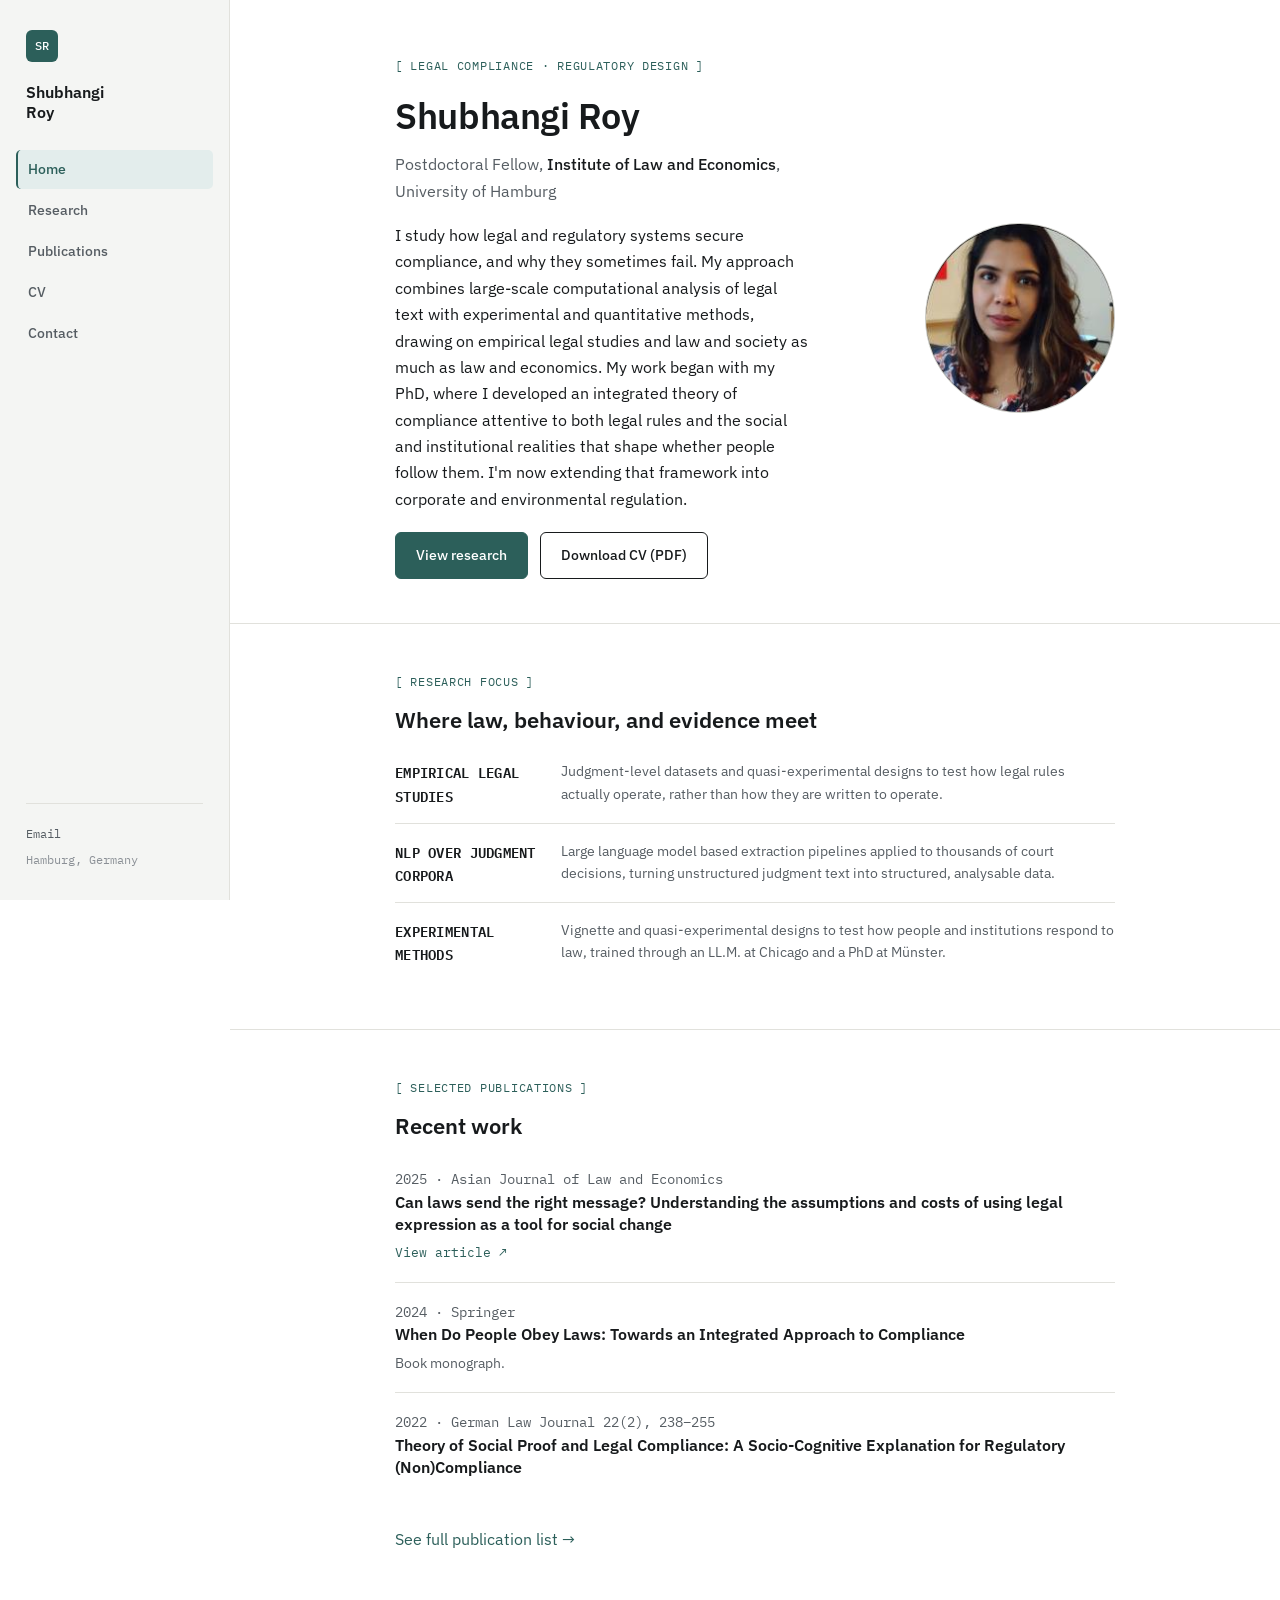
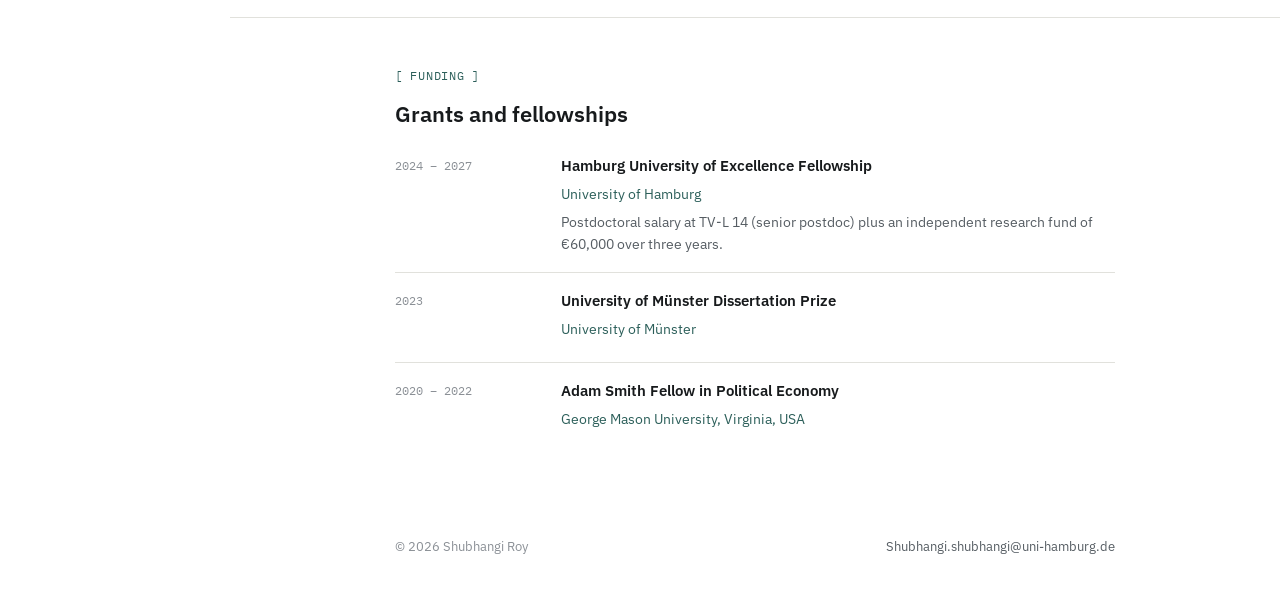
<file: index.html>
<!DOCTYPE html>
<html lang="en">
<head>
<meta charset="UTF-8">
<meta name="viewport" content="width=device-width, initial-scale=1.0">
<title>Shubhangi Roy — Legal Compliance and Regulatory Design</title>
<meta name="description" content="Shubhangi Roy is a postdoctoral fellow at the Institute of Law and Economics, University of Hamburg, working on legal compliance, regulatory design, environmental law, and computational text analysis.">
<link rel="stylesheet" href="style.css">
</head>
<body>
<div class="shell">

  <aside class="sidebar">
    <a class="brand" href="index.html">
      <span class="brand-mark">SR</span>
    </a>
    <p class="brand-name">Shubhangi<br>Roy</p>
    <nav>
      <ul>
        <li><a href="index.html" class="active">Home</a></li>
        <li><a href="research.html">Research</a></li>
        <li><a href="publications.html">Publications</a></li>
        <li><a href="cv.html">CV</a></li>
        <li><a href="contact.html">Contact</a></li>
      </ul>
    </nav>
    <div class="sidebar-contact">
      <a href="mailto:Shubhangi.shubhangi@uni-hamburg.de">Email</a>
      <span>Hamburg, Germany</span>
    </div>
  </aside>

  <main class="main">

<section class="hero">
  <div class="wrap hero-grid">
    <div>
      <p class="eyebrow">Legal compliance · Regulatory design</p>
      <h1>Shubhangi Roy</h1>
      <p class="role">Postdoctoral Fellow, <strong>Institute of Law and Economics</strong>, University of Hamburg</p>
      <p class="bio">I study how legal and regulatory systems secure compliance, and why they sometimes fail. My approach combines large-scale computational analysis of legal text with experimental and quantitative methods, drawing on empirical legal studies and law and society as much as law and economics. My work began with my PhD, where I developed an integrated theory of compliance attentive to both legal rules and the social and institutional realities that shape whether people follow them. I'm now extending that framework into corporate and environmental regulation.</p>
      <div class="btnrow">
        <a class="btn primary" href="research.html">View research</a>
        <a class="btn" href="Shubhangi_Roy_CV.pdf">Download CV (PDF)</a>
      </div>
    </div>
    <div class="photo-frame">
      <img src="photo.png" alt="Portrait of Shubhangi Roy">
    </div>
  </div>
</section>

<section class="block">
  <div class="wrap">
    <p class="eyebrow">Research focus</p>
    <h2>Where law, behaviour, and evidence meet</h2>
    <div class="pillars">
      <div class="pillar">
        <h3>Empirical legal studies</h3>
        <p>Judgment-level datasets and quasi-experimental designs to test how legal rules actually operate, rather than how they are written to operate.</p>
      </div>
      <div class="pillar">
        <h3>NLP over judgment corpora</h3>
        <p>Large language model based extraction pipelines applied to thousands of court decisions, turning unstructured judgment text into structured, analysable data.</p>
      </div>
      <div class="pillar">
        <h3>Experimental methods</h3>
        <p>Vignette and quasi-experimental designs to test how people and institutions respond to law, trained through an LL.M. at Chicago and a PhD at Münster.</p>
      </div>
    </div>
  </div>
</section>

<section class="block">
  <div class="wrap">
    <p class="eyebrow">Selected publications</p>
    <h2>Recent work</h2>
    <div class="entry">
      <p class="entry-meta">2025 · Asian Journal of Law and Economics</p>
      <h3>Can laws send the right message? Understanding the assumptions and costs of using legal expression as a tool for social change</h3>
      <p><a class="doi" href="https://www.degruyter.com/document/doi/10.1515/ajle-2024-0102/html">View article ↗</a></p>
    </div>
    <div class="entry">
      <p class="entry-meta">2024 · Springer</p>
      <h3>When Do People Obey Laws: Towards an Integrated Approach to Compliance</h3>
      <p>Book monograph.</p>
    </div>
    <div class="entry">
      <p class="entry-meta">2022 · German Law Journal 22(2), 238–255</p>
      <h3>Theory of Social Proof and Legal Compliance: A Socio-Cognitive Explanation for Regulatory (Non)Compliance</h3>
    </div>
    <p style="margin-top:24px;"><a href="publications.html">See full publication list →</a></p>
  </div>
</section>

<section class="block">
  <div class="wrap">
    <p class="eyebrow">Funding</p>
    <h2>Grants and fellowships</h2>
    <div class="cv-item">
      <div class="when">2024 – 2027</div>
      <div>
        <h3>Hamburg University of Excellence Fellowship</h3>
        <p class="org">University of Hamburg</p>
        <p>Postdoctoral salary at TV-L 14 (senior postdoc) plus an independent research fund of €60,000 over three years.</p>
      </div>
    </div>
    <div class="cv-item">
      <div class="when">2023</div>
      <div>
        <h3>University of Münster Dissertation Prize</h3>
        <p class="org">University of Münster</p>
      </div>
    </div>
    <div class="cv-item">
      <div class="when">2020 – 2022</div>
      <div>
        <h3>Adam Smith Fellow in Political Economy</h3>
        <p class="org">George Mason University, Virginia, USA</p>
      </div>
    </div>
  </div>
</section>

    <footer>
      <div class="wrap">
        <span>© 2026 Shubhangi Roy</span>
    <span><a href="mailto:Shubhangi.shubhangi@uni-hamburg.de">Shubhangi.shubhangi@uni-hamburg.de</a></span>
      </div>
    </footer>

  </main>
</div>
</body>
</html>
</file>
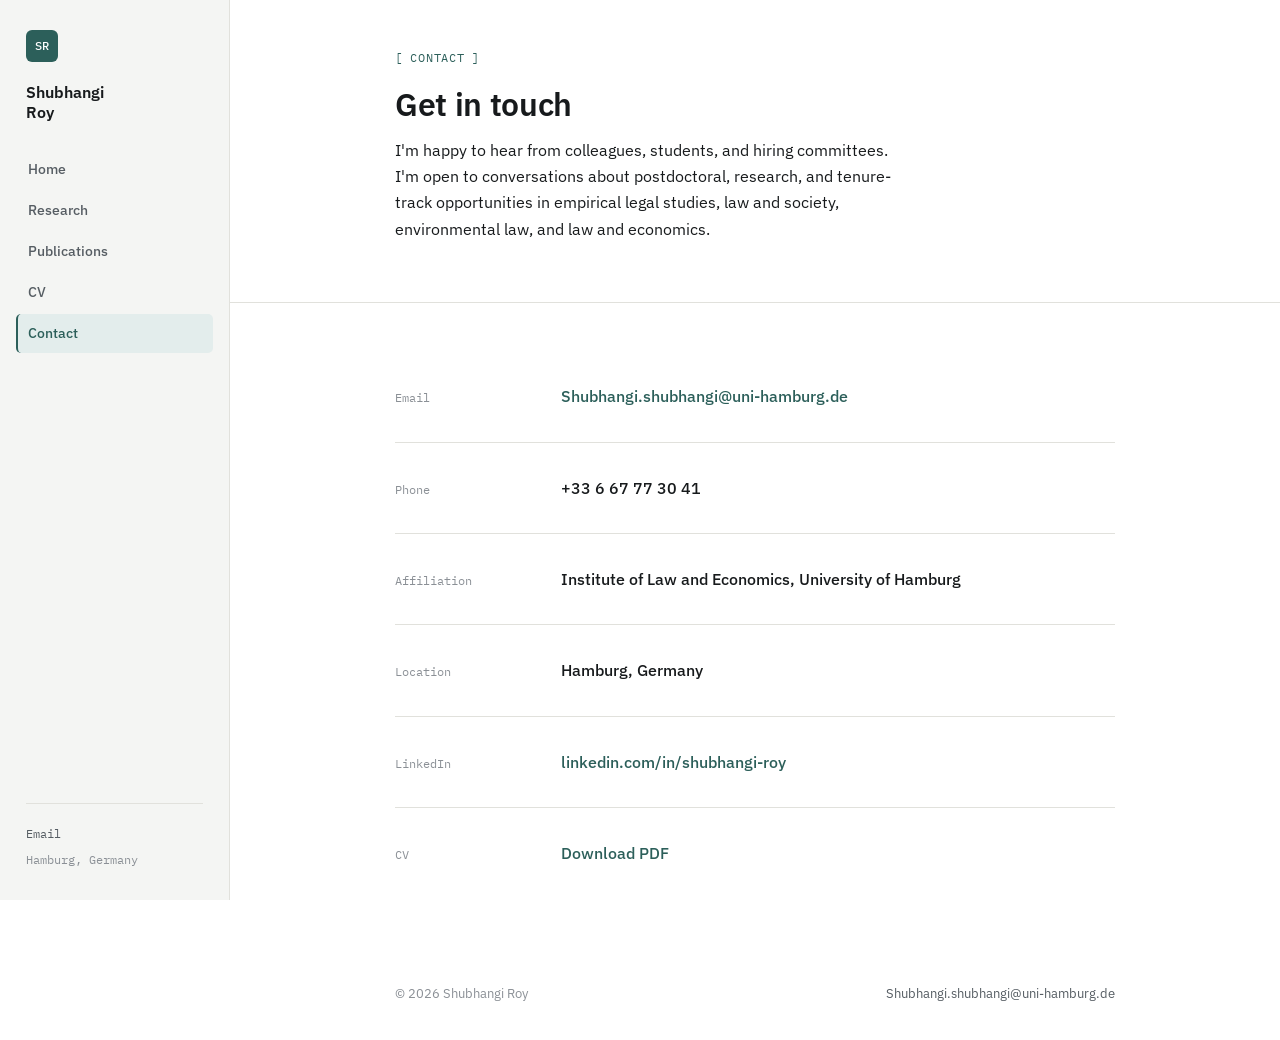
<file: contact.html>
<!DOCTYPE html>
<html lang="en">
<head>
<meta charset="UTF-8">
<meta name="viewport" content="width=device-width, initial-scale=1.0">
<title>Contact — Shubhangi Roy</title>
<meta name="description" content="Get in touch with Shubhangi Roy, postdoctoral fellow at the Institute of Law and Economics, University of Hamburg.">
<link rel="stylesheet" href="style.css">
</head>
<body>
<div class="shell">

  <aside class="sidebar">
    <a class="brand" href="index.html">
      <span class="brand-mark">SR</span>
    </a>
    <p class="brand-name">Shubhangi<br>Roy</p>
    <nav>
      <ul>
        <li><a href="index.html">Home</a></li>
        <li><a href="research.html">Research</a></li>
        <li><a href="publications.html">Publications</a></li>
        <li><a href="cv.html">CV</a></li>
        <li><a href="contact.html" class="active">Contact</a></li>
      </ul>
    </nav>
    <div class="sidebar-contact">
      <a href="mailto:Shubhangi.shubhangi@uni-hamburg.de">Email</a>
      <span>Hamburg, Germany</span>
    </div>
  </aside>

  <main class="main">

<section class="hero" style="padding:48px 0 40px;">
  <div class="wrap">
    <p class="eyebrow">Contact</p>
    <h1 style="font-size:32px;">Get in touch</h1>
    <p class="bio">I'm happy to hear from colleagues, students, and hiring committees. I'm open to conversations about postdoctoral, research, and tenure-track opportunities in empirical legal studies, law and society, environmental law, and law and economics.</p>
  </div>
</section>

<section class="block">
  <div class="wrap">
    <div class="contact-grid">
      <div class="contact-card">
        <p class="label">Email</p>
        <p class="value"><a href="mailto:Shubhangi.shubhangi@uni-hamburg.de">Shubhangi.shubhangi@uni-hamburg.de</a></p>
      </div>
      <div class="contact-card">
        <p class="label">Phone</p>
        <p class="value">+33 6 67 77 30 41</p>
      </div>
      <div class="contact-card">
        <p class="label">Affiliation</p>
        <p class="value">Institute of Law and Economics, University of Hamburg</p>
      </div>
      <div class="contact-card">
        <p class="label">Location</p>
        <p class="value">Hamburg, Germany</p>
      </div>
      <div class="contact-card">
        <p class="label">LinkedIn</p>
        <p class="value"><a href="https://www.linkedin.com/in/shubhangi-roy-784a681b6/">linkedin.com/in/shubhangi-roy</a></p>
      </div>
      <div class="contact-card">
        <p class="label">CV</p>
        <p class="value"><a href="Shubhangi_Roy_CV.pdf">Download PDF</a></p>
      </div>
    </div>
  </div>
</section>

    <footer>
      <div class="wrap">
        <span>© 2026 Shubhangi Roy</span>
    <span><a href="mailto:Shubhangi.shubhangi@uni-hamburg.de">Shubhangi.shubhangi@uni-hamburg.de</a></span>
      </div>
    </footer>

  </main>
</div>
</body>
</html>
</file>
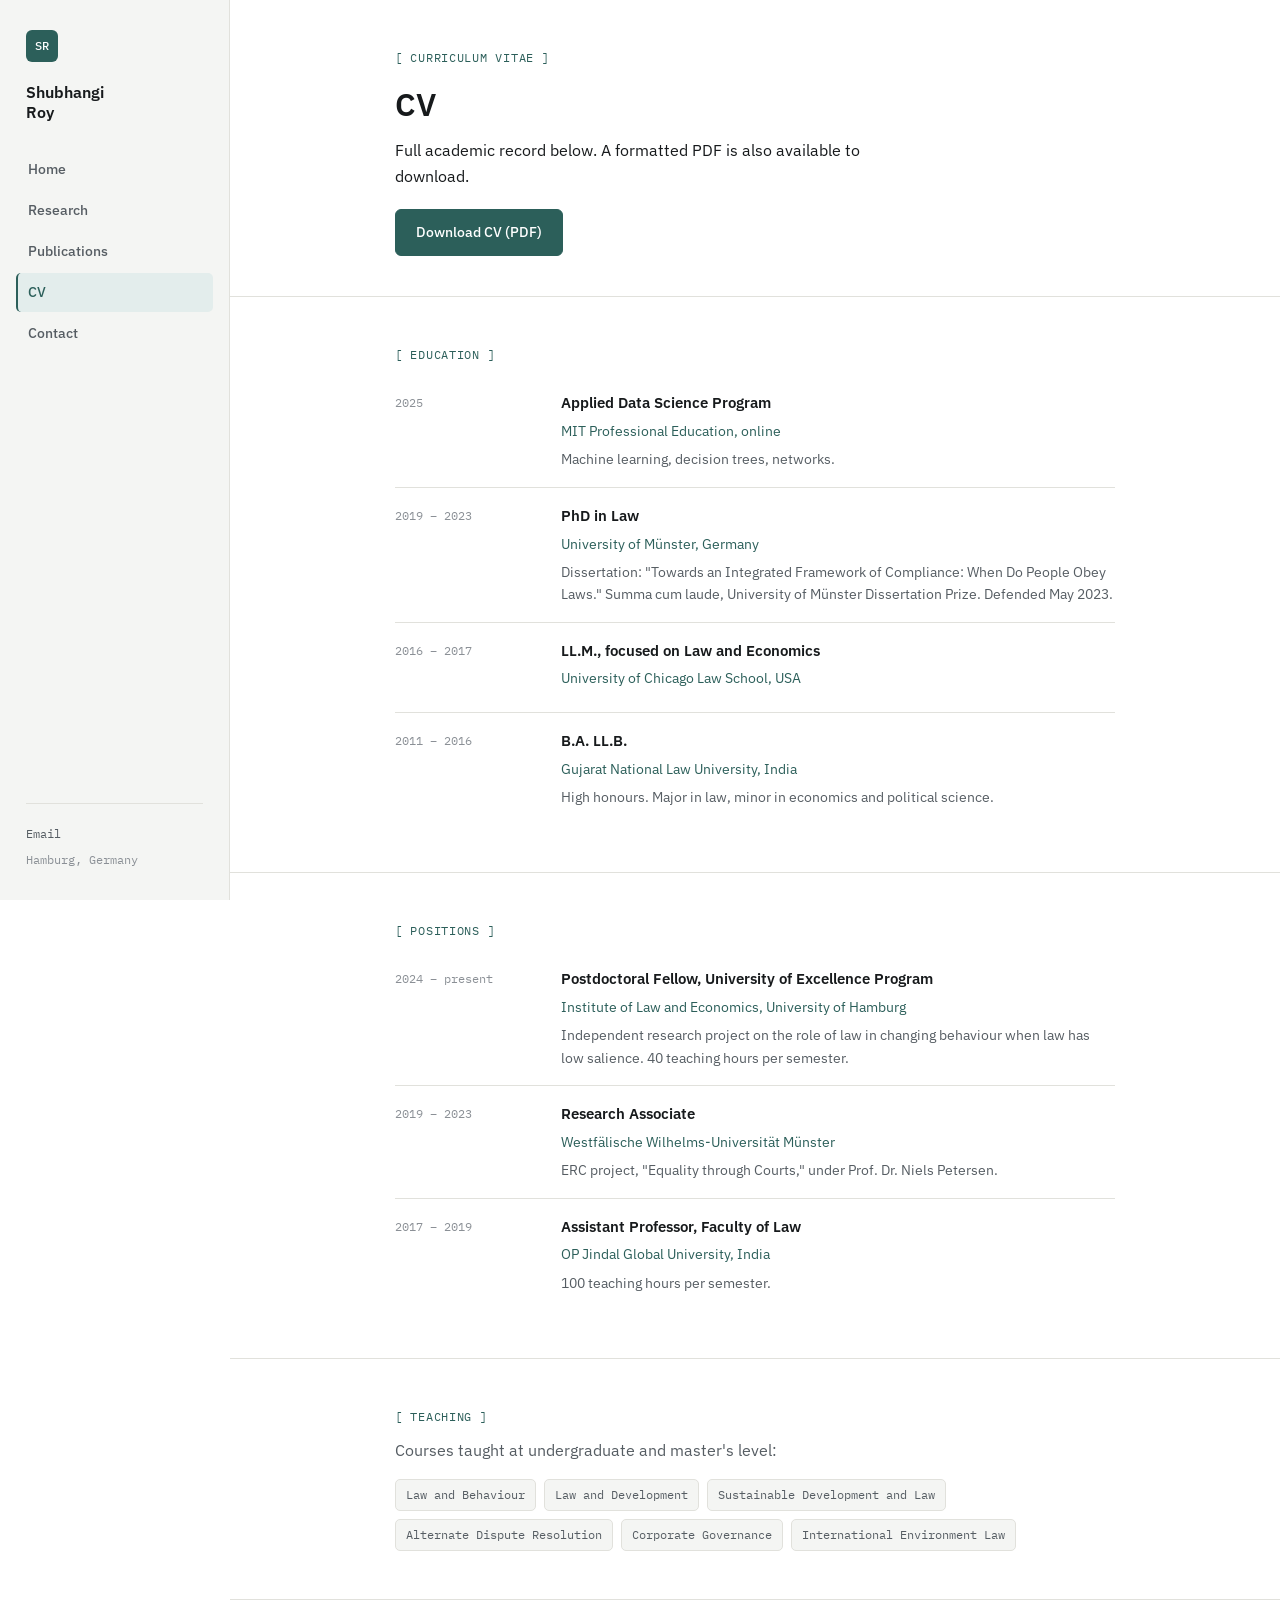
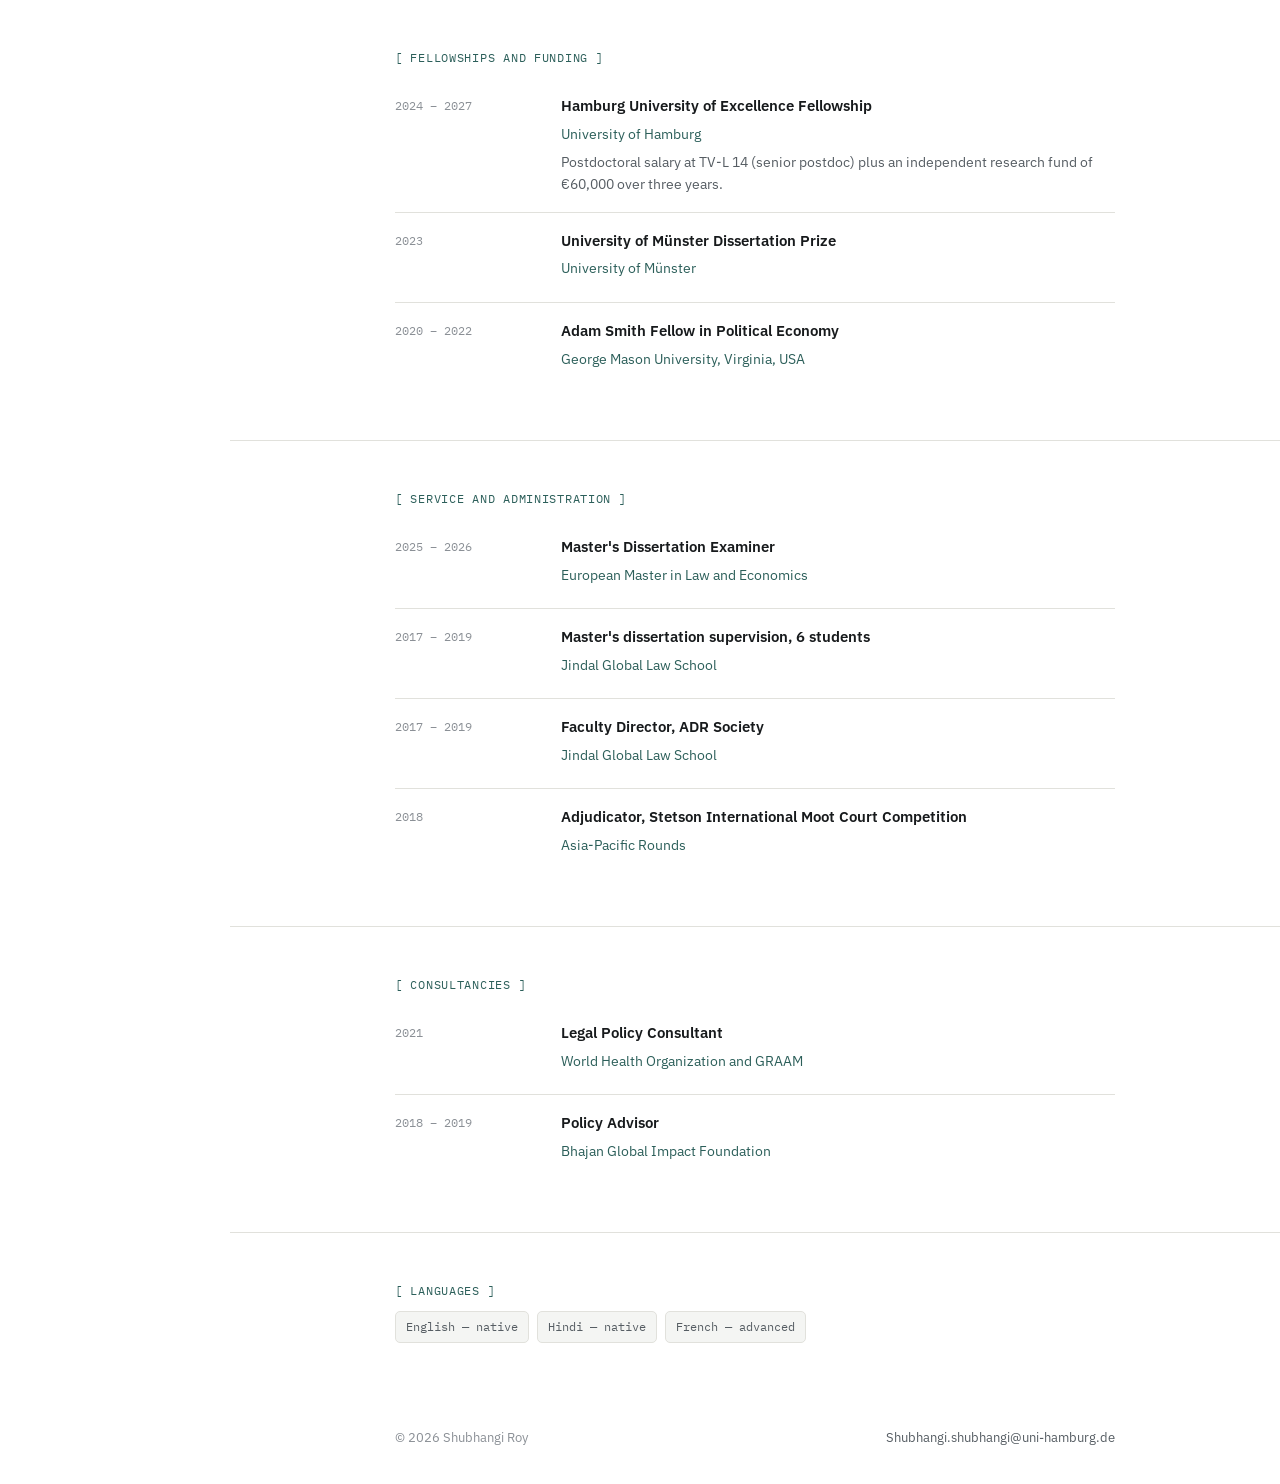
<file: cv.html>
<!DOCTYPE html>
<html lang="en">
<head>
<meta charset="UTF-8">
<meta name="viewport" content="width=device-width, initial-scale=1.0">
<title>CV — Shubhangi Roy</title>
<meta name="description" content="Curriculum vitae of Shubhangi Roy: education, positions, teaching, funding, and service.">
<link rel="stylesheet" href="style.css">
</head>
<body>
<div class="shell">

  <aside class="sidebar">
    <a class="brand" href="index.html">
      <span class="brand-mark">SR</span>
    </a>
    <p class="brand-name">Shubhangi<br>Roy</p>
    <nav>
      <ul>
        <li><a href="index.html">Home</a></li>
        <li><a href="research.html">Research</a></li>
        <li><a href="publications.html">Publications</a></li>
        <li><a href="cv.html" class="active">CV</a></li>
        <li><a href="contact.html">Contact</a></li>
      </ul>
    </nav>
    <div class="sidebar-contact">
      <a href="mailto:Shubhangi.shubhangi@uni-hamburg.de">Email</a>
      <span>Hamburg, Germany</span>
    </div>
  </aside>

  <main class="main">

<section class="hero" style="padding:48px 0 40px;">
  <div class="wrap">
    <p class="eyebrow">Curriculum vitae</p>
    <h1 style="font-size:32px;">CV</h1>
    <p class="bio">Full academic record below. A formatted PDF is also available to download.</p>
    <div class="btnrow">
      <a class="btn primary" href="Shubhangi_Roy_CV.pdf">Download CV (PDF)</a>
    </div>
  </div>
</section>

<section class="block">
  <div class="wrap">
    <p class="eyebrow">Education</p>
    <div class="cv-item">
      <div class="when">2025</div>
      <div><h3>Applied Data Science Program</h3><p class="org">MIT Professional Education, online</p><p>Machine learning, decision trees, networks.</p></div>
    </div>
    <div class="cv-item">
      <div class="when">2019 – 2023</div>
      <div><h3>PhD in Law</h3><p class="org">University of Münster, Germany</p><p>Dissertation: "Towards an Integrated Framework of Compliance: When Do People Obey Laws." Summa cum laude, University of Münster Dissertation Prize. Defended May 2023.</p></div>
    </div>
    <div class="cv-item">
      <div class="when">2016 – 2017</div>
      <div><h3>LL.M., focused on Law and Economics</h3><p class="org">University of Chicago Law School, USA</p></div>
    </div>
    <div class="cv-item">
      <div class="when">2011 – 2016</div>
      <div><h3>B.A. LL.B.</h3><p class="org">Gujarat National Law University, India</p><p>High honours. Major in law, minor in economics and political science.</p></div>
    </div>
  </div>
</section>

<section class="block">
  <div class="wrap">
    <p class="eyebrow">Positions</p>
    <div class="cv-item">
      <div class="when">2024 – present</div>
      <div><h3>Postdoctoral Fellow, University of Excellence Program</h3><p class="org">Institute of Law and Economics, University of Hamburg</p><p>Independent research project on the role of law in changing behaviour when law has low salience. 40 teaching hours per semester.</p></div>
    </div>
    <div class="cv-item">
      <div class="when">2019 – 2023</div>
      <div><h3>Research Associate</h3><p class="org">Westfälische Wilhelms-Universität Münster</p><p>ERC project, "Equality through Courts," under Prof. Dr. Niels Petersen.</p></div>
    </div>
    <div class="cv-item">
      <div class="when">2017 – 2019</div>
      <div><h3>Assistant Professor, Faculty of Law</h3><p class="org">OP Jindal Global University, India</p><p>100 teaching hours per semester.</p></div>
    </div>
  </div>
</section>

<section class="block">
  <div class="wrap">
    <p class="eyebrow">Teaching</p>
    <p class="lede" style="margin-bottom:16px;">Courses taught at undergraduate and master's level:</p>
    <div class="taglist">
      <span class="tag">Law and Behaviour</span>
      <span class="tag">Law and Development</span>
      <span class="tag">Sustainable Development and Law</span>
      <span class="tag">Alternate Dispute Resolution</span>
      <span class="tag">Corporate Governance</span>
      <span class="tag">International Environment Law</span>
    </div>
  </div>
</section>

<section class="block">
  <div class="wrap">
    <p class="eyebrow">Fellowships and funding</p>
    <div class="cv-item">
      <div class="when">2024 – 2027</div>
      <div><h3>Hamburg University of Excellence Fellowship</h3><p class="org">University of Hamburg</p><p>Postdoctoral salary at TV-L 14 (senior postdoc) plus an independent research fund of €60,000 over three years.</p></div>
    </div>
    <div class="cv-item">
      <div class="when">2023</div>
      <div><h3>University of Münster Dissertation Prize</h3><p class="org">University of Münster</p></div>
    </div>
    <div class="cv-item">
      <div class="when">2020 – 2022</div>
      <div><h3>Adam Smith Fellow in Political Economy</h3><p class="org">George Mason University, Virginia, USA</p></div>
    </div>
  </div>
</section>

<section class="block">
  <div class="wrap">
    <p class="eyebrow">Service and administration</p>
    <div class="cv-item">
      <div class="when">2025 – 2026</div>
      <div><h3>Master's Dissertation Examiner</h3><p class="org">European Master in Law and Economics</p></div>
    </div>
    <div class="cv-item">
      <div class="when">2017 – 2019</div>
      <div><h3>Master's dissertation supervision, 6 students</h3><p class="org">Jindal Global Law School</p></div>
    </div>
    <div class="cv-item">
      <div class="when">2017 – 2019</div>
      <div><h3>Faculty Director, ADR Society</h3><p class="org">Jindal Global Law School</p></div>
    </div>
    <div class="cv-item">
      <div class="when">2018</div>
      <div><h3>Adjudicator, Stetson International Moot Court Competition</h3><p class="org">Asia-Pacific Rounds</p></div>
    </div>
  </div>
</section>

<section class="block">
  <div class="wrap">
    <p class="eyebrow">Consultancies</p>
    <div class="cv-item">
      <div class="when">2021</div>
      <div><h3>Legal Policy Consultant</h3><p class="org">World Health Organization and GRAAM</p></div>
    </div>
    <div class="cv-item">
      <div class="when">2018 – 2019</div>
      <div><h3>Policy Advisor</h3><p class="org">Bhajan Global Impact Foundation</p></div>
    </div>
  </div>
</section>

<section class="block">
  <div class="wrap">
    <p class="eyebrow">Languages</p>
    <div class="taglist">
      <span class="tag">English — native</span>
      <span class="tag">Hindi — native</span>
      <span class="tag">French — advanced</span>
    </div>
  </div>
</section>

    <footer>
      <div class="wrap">
        <span>© 2026 Shubhangi Roy</span>
    <span><a href="mailto:Shubhangi.shubhangi@uni-hamburg.de">Shubhangi.shubhangi@uni-hamburg.de</a></span>
      </div>
    </footer>

  </main>
</div>
</body>
</html>
</file>
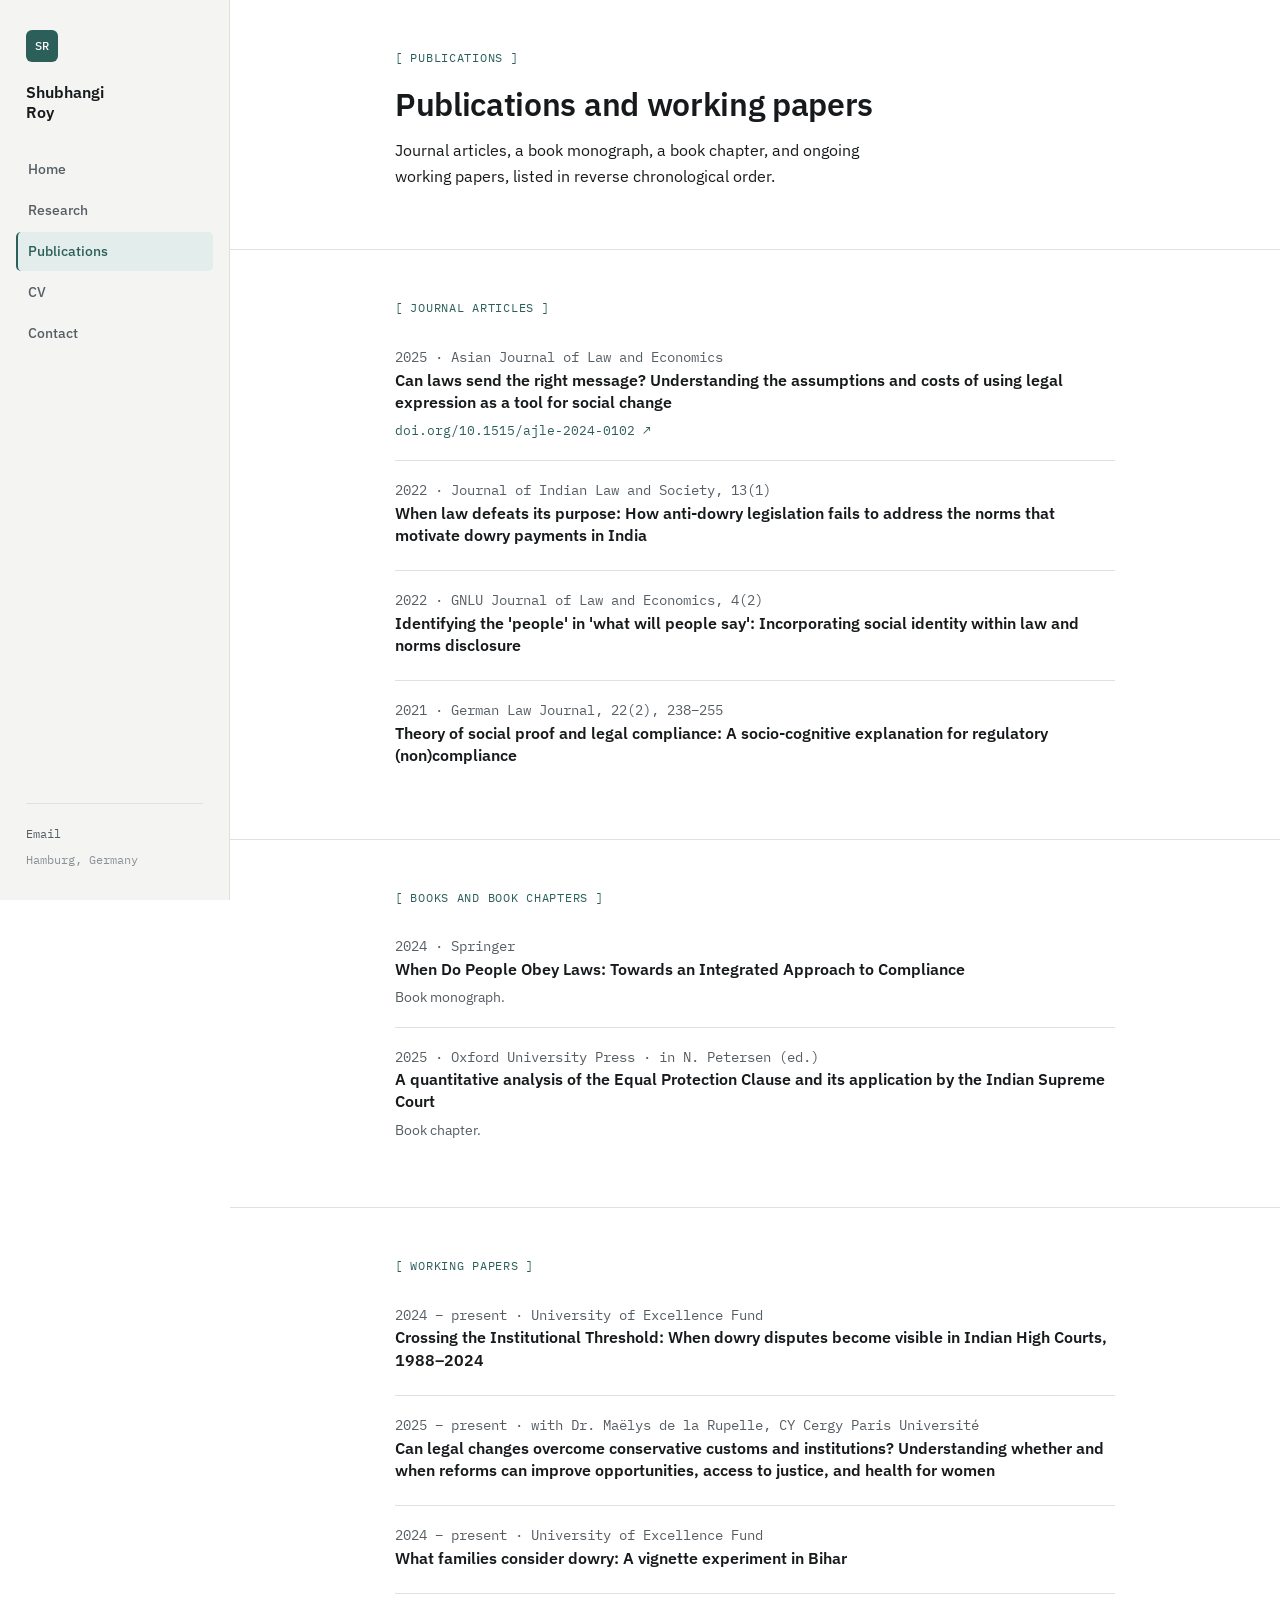
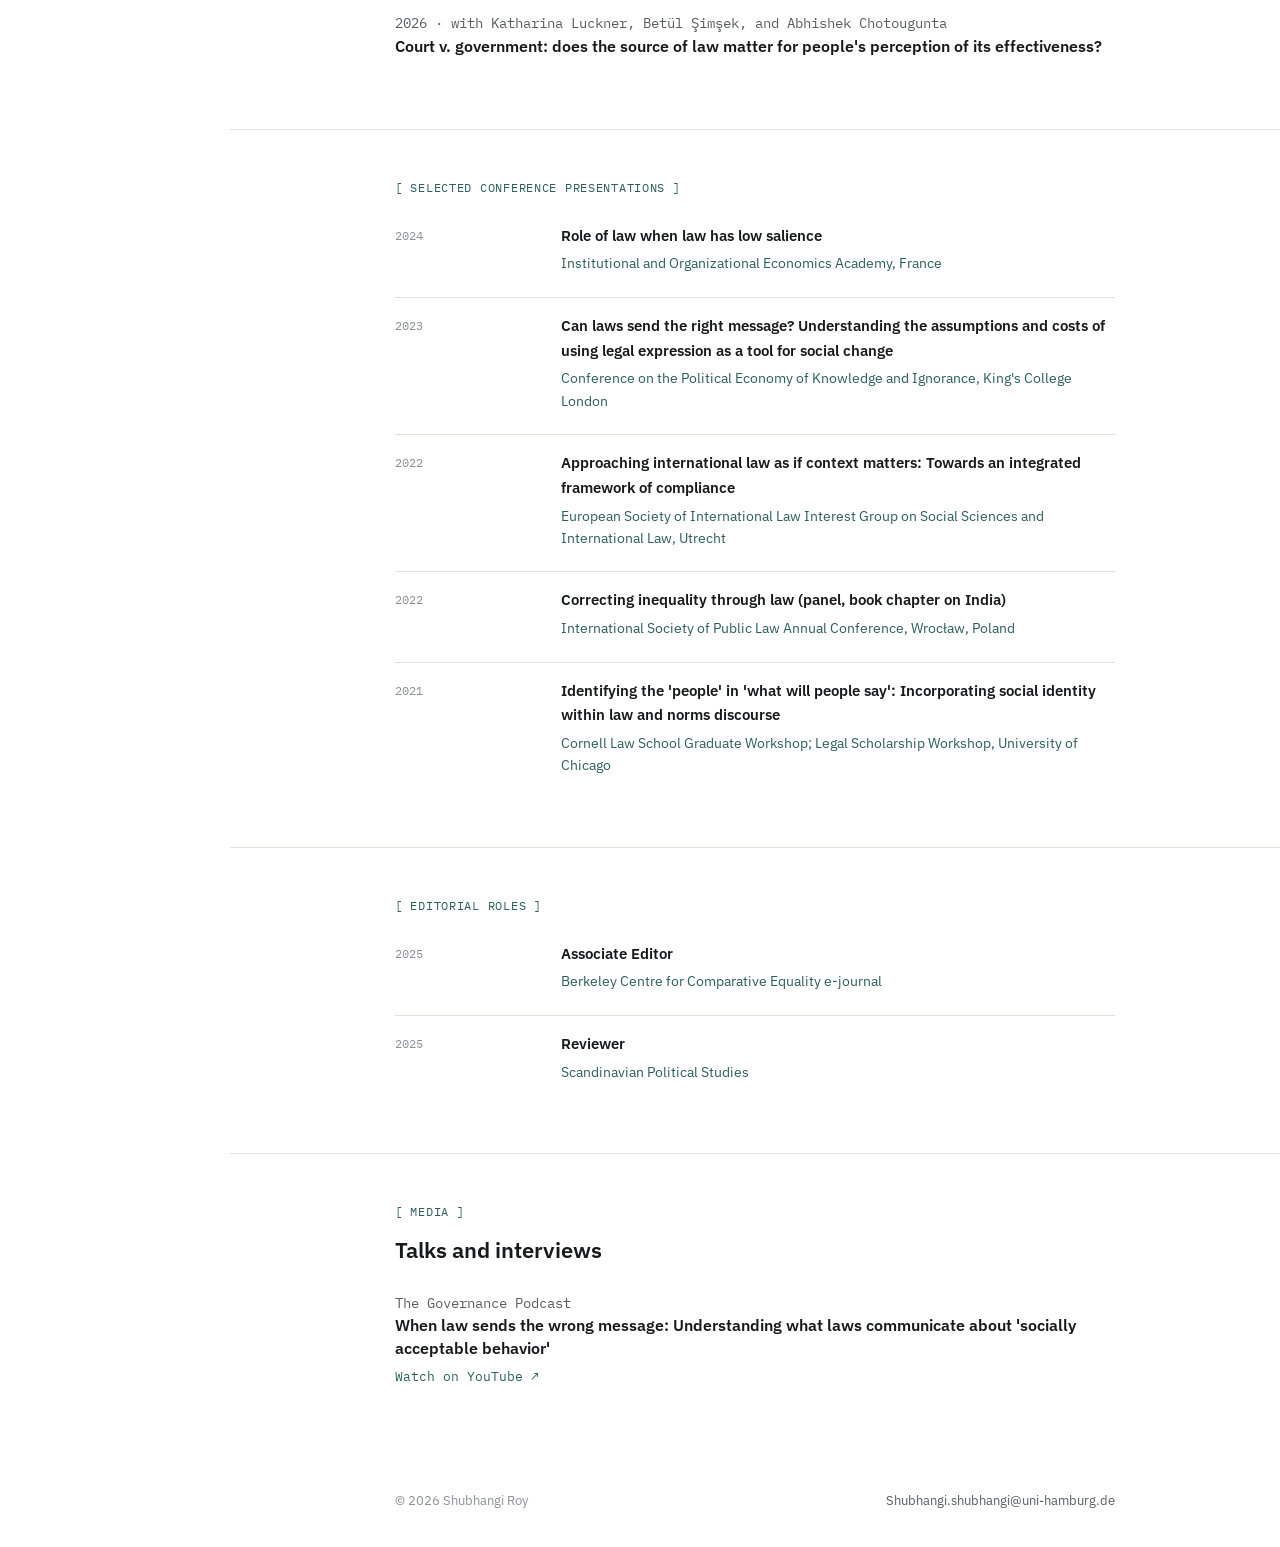
<file: publications.html>
<!DOCTYPE html>
<html lang="en">
<head>
<meta charset="UTF-8">
<meta name="viewport" content="width=device-width, initial-scale=1.0">
<title>Publications — Shubhangi Roy</title>
<meta name="description" content="Publications, book chapters, and working papers by Shubhangi Roy on empirical legal studies, legal compliance, environmental law, and law and economics.">
<link rel="stylesheet" href="style.css">
</head>
<body>
<div class="shell">

  <aside class="sidebar">
    <a class="brand" href="index.html">
      <span class="brand-mark">SR</span>
    </a>
    <p class="brand-name">Shubhangi<br>Roy</p>
    <nav>
      <ul>
        <li><a href="index.html">Home</a></li>
        <li><a href="research.html">Research</a></li>
        <li><a href="publications.html" class="active">Publications</a></li>
        <li><a href="cv.html">CV</a></li>
        <li><a href="contact.html">Contact</a></li>
      </ul>
    </nav>
    <div class="sidebar-contact">
      <a href="mailto:Shubhangi.shubhangi@uni-hamburg.de">Email</a>
      <span>Hamburg, Germany</span>
    </div>
  </aside>

  <main class="main">

<section class="hero" style="padding:48px 0 40px;">
  <div class="wrap">
    <p class="eyebrow">Publications</p>
    <h1 style="font-size:32px;">Publications and working papers</h1>
    <p class="bio">Journal articles, a book monograph, a book chapter, and ongoing working papers, listed in reverse chronological order.</p>
  </div>
</section>

<section class="block">
  <div class="wrap">
    <p class="eyebrow">Journal articles</p>

    <div class="entry">
      <p class="entry-meta">2025 · Asian Journal of Law and Economics</p>
      <h3>Can laws send the right message? Understanding the assumptions and costs of using legal expression as a tool for social change</h3>
      <p><a class="doi" href="https://www.degruyter.com/document/doi/10.1515/ajle-2024-0102/html">doi.org/10.1515/ajle-2024-0102 ↗</a></p>
    </div>

    <div class="entry">
      <p class="entry-meta">2022 · Journal of Indian Law and Society, 13(1)</p>
      <h3>When law defeats its purpose: How anti-dowry legislation fails to address the norms that motivate dowry payments in India</h3>
    </div>

    <div class="entry">
      <p class="entry-meta">2022 · GNLU Journal of Law and Economics, 4(2)</p>
      <h3>Identifying the 'people' in 'what will people say': Incorporating social identity within law and norms disclosure</h3>
    </div>

    <div class="entry">
      <p class="entry-meta">2021 · German Law Journal, 22(2), 238–255</p>
      <h3>Theory of social proof and legal compliance: A socio-cognitive explanation for regulatory (non)compliance</h3>
    </div>
  </div>
</section>

<section class="block">
  <div class="wrap">
    <p class="eyebrow">Books and book chapters</p>

    <div class="entry">
      <p class="entry-meta">2024 · Springer</p>
      <h3>When Do People Obey Laws: Towards an Integrated Approach to Compliance</h3>
      <p>Book monograph.</p>
    </div>

    <div class="entry">
      <p class="entry-meta">2025 · Oxford University Press · in N. Petersen (ed.)</p>
      <h3>A quantitative analysis of the Equal Protection Clause and its application by the Indian Supreme Court</h3>
      <p>Book chapter.</p>
    </div>
  </div>
</section>

<section class="block">
  <div class="wrap">
    <p class="eyebrow">Working papers</p>

    <div class="entry">
      <p class="entry-meta">2024 – present · University of Excellence Fund</p>
      <h3>Crossing the Institutional Threshold: When dowry disputes become visible in Indian High Courts, 1988–2024</h3>
    </div>

    <div class="entry">
      <p class="entry-meta">2025 – present · with Dr. Maëlys de la Rupelle, CY Cergy Paris Université</p>
      <h3>Can legal changes overcome conservative customs and institutions? Understanding whether and when reforms can improve opportunities, access to justice, and health for women</h3>
    </div>

    <div class="entry">
      <p class="entry-meta">2024 – present · University of Excellence Fund</p>
      <h3>What families consider dowry: A vignette experiment in Bihar</h3>
    </div>

    <div class="entry">
      <p class="entry-meta">2026 · with Katharina Luckner, Betül Şimşek, and Abhishek Chotougunta</p>
      <h3>Court v. government: does the source of law matter for people's perception of its effectiveness?</h3>
    </div>
  </div>
</section>

<section class="block">
  <div class="wrap">
    <p class="eyebrow">Selected conference presentations</p>
    <div class="cv-item">
      <div class="when">2024</div>
      <div><h3>Role of law when law has low salience</h3><p class="org">Institutional and Organizational Economics Academy, France</p></div>
    </div>
    <div class="cv-item">
      <div class="when">2023</div>
      <div><h3>Can laws send the right message? Understanding the assumptions and costs of using legal expression as a tool for social change</h3><p class="org">Conference on the Political Economy of Knowledge and Ignorance, King's College London</p></div>
    </div>
    <div class="cv-item">
      <div class="when">2022</div>
      <div><h3>Approaching international law as if context matters: Towards an integrated framework of compliance</h3><p class="org">European Society of International Law Interest Group on Social Sciences and International Law, Utrecht</p></div>
    </div>
    <div class="cv-item">
      <div class="when">2022</div>
      <div><h3>Correcting inequality through law (panel, book chapter on India)</h3><p class="org">International Society of Public Law Annual Conference, Wrocław, Poland</p></div>
    </div>
    <div class="cv-item">
      <div class="when">2021</div>
      <div><h3>Identifying the 'people' in 'what will people say': Incorporating social identity within law and norms discourse</h3><p class="org">Cornell Law School Graduate Workshop; Legal Scholarship Workshop, University of Chicago</p></div>
    </div>
  </div>
</section>

<section class="block">
  <div class="wrap">
    <p class="eyebrow">Editorial roles</p>
    <div class="cv-item">
      <div class="when">2025</div>
      <div><h3>Associate Editor</h3><p class="org">Berkeley Centre for Comparative Equality e-journal</p></div>
    </div>
    <div class="cv-item">
      <div class="when">2025</div>
      <div><h3>Reviewer</h3><p class="org">Scandinavian Political Studies</p></div>
    </div>
  </div>
</section>

<section class="block">
  <div class="wrap">
    <p class="eyebrow">Media</p>
    <h2>Talks and interviews</h2>
    <div class="entry">
      <p class="entry-meta">The Governance Podcast</p>
      <h3>When law sends the wrong message: Understanding what laws communicate about 'socially acceptable behavior'</h3>
      <p><a class="doi" href="https://www.youtube.com/watch?v=jekFR8tJ3vM">Watch on YouTube ↗</a></p>
    </div>
  </div>
</section>

    <footer>
      <div class="wrap">
        <span>© 2026 Shubhangi Roy</span>
    <span><a href="mailto:Shubhangi.shubhangi@uni-hamburg.de">Shubhangi.shubhangi@uni-hamburg.de</a></span>
      </div>
    </footer>

  </main>
</div>
</body>
</html>
</file>
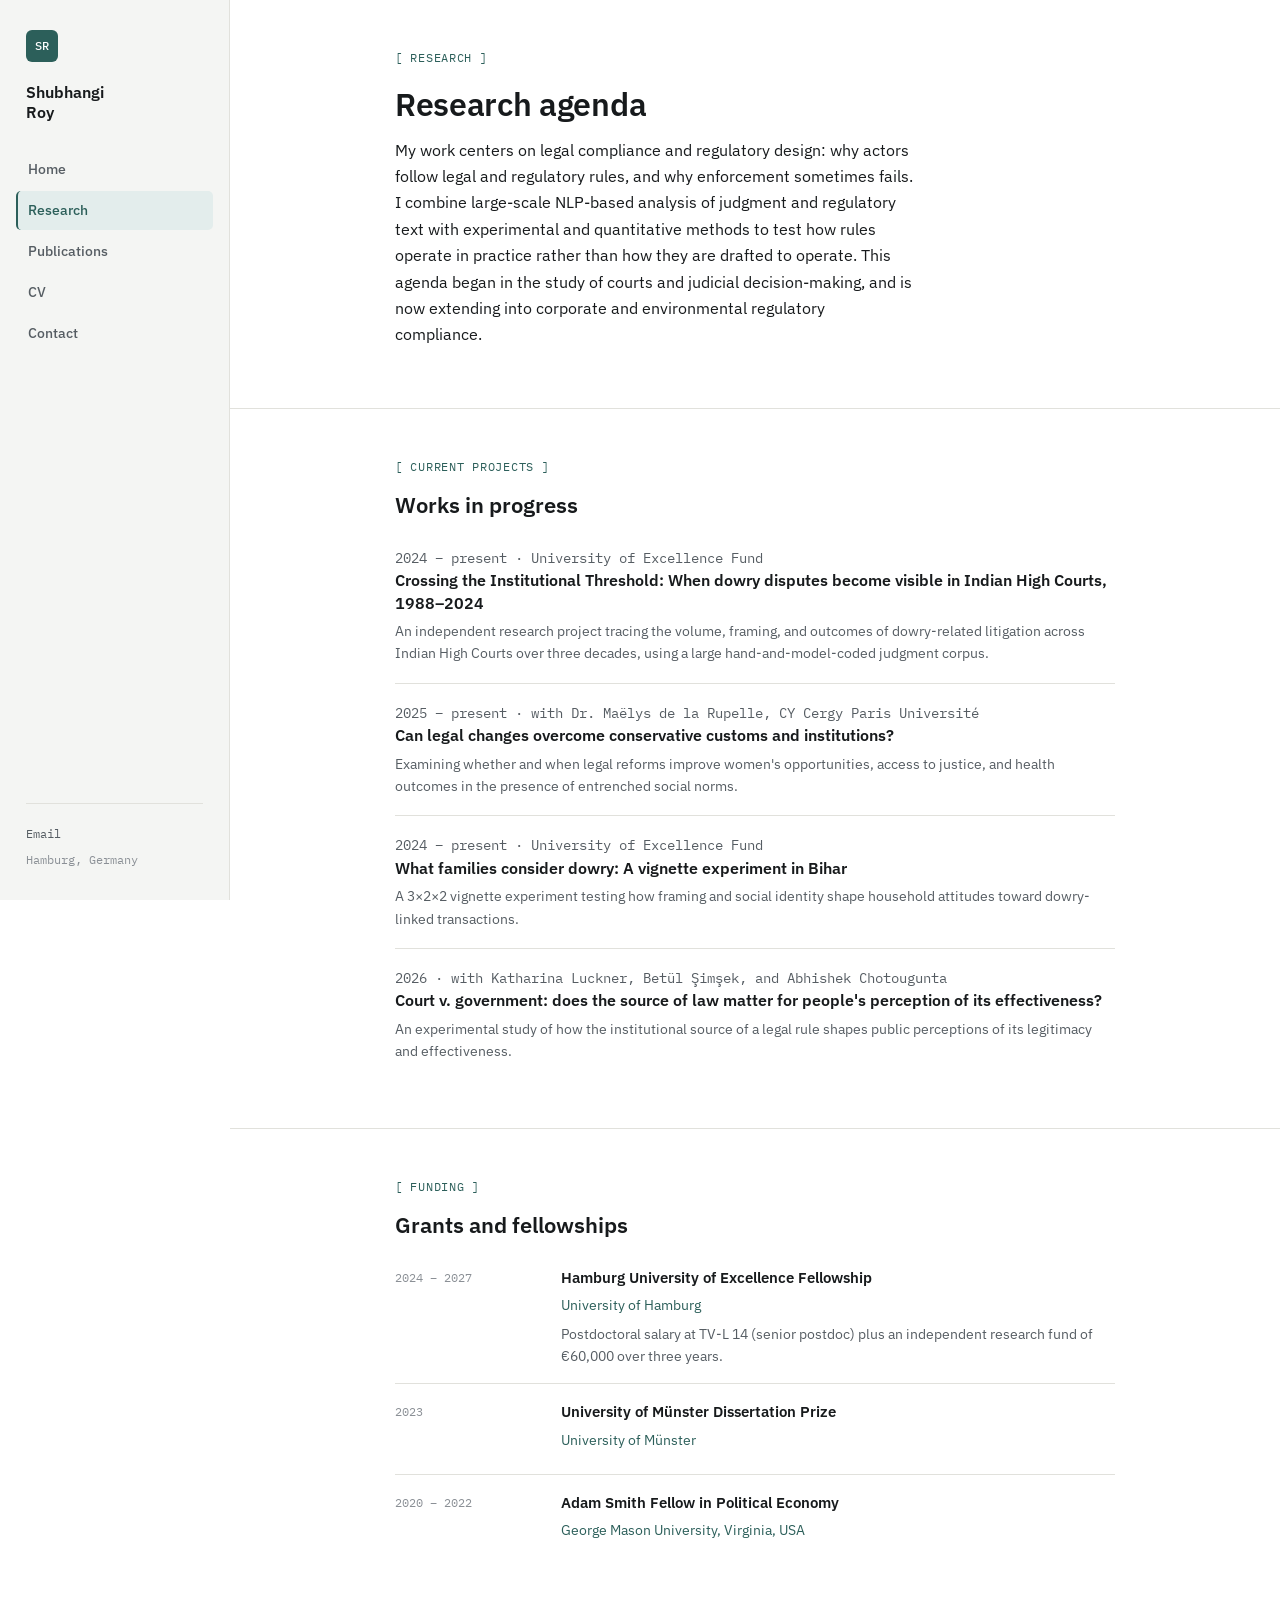
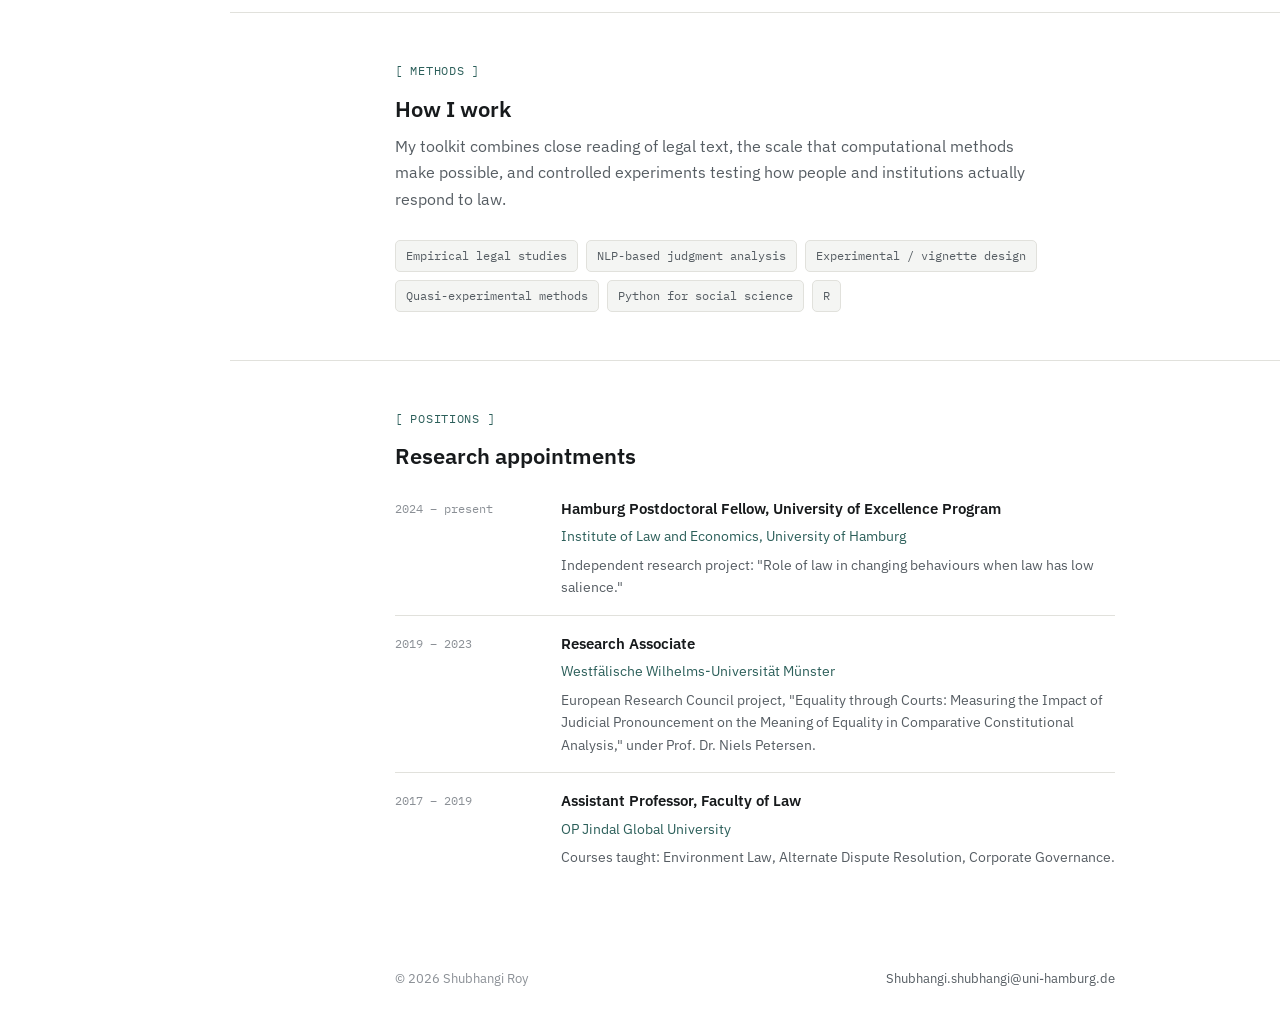
<file: research.html>
<!DOCTYPE html>
<html lang="en">
<head>
<meta charset="UTF-8">
<meta name="viewport" content="width=device-width, initial-scale=1.0">
<title>Research — Shubhangi Roy</title>
<meta name="description" content="Research agenda, current projects, and methods of Shubhangi Roy, postdoctoral fellow at the Institute of Law and Economics, University of Hamburg.">
<link rel="stylesheet" href="style.css">
</head>
<body>
<div class="shell">

  <aside class="sidebar">
    <a class="brand" href="index.html">
      <span class="brand-mark">SR</span>
    </a>
    <p class="brand-name">Shubhangi<br>Roy</p>
    <nav>
      <ul>
        <li><a href="index.html">Home</a></li>
        <li><a href="research.html" class="active">Research</a></li>
        <li><a href="publications.html">Publications</a></li>
        <li><a href="cv.html">CV</a></li>
        <li><a href="contact.html">Contact</a></li>
      </ul>
    </nav>
    <div class="sidebar-contact">
      <a href="mailto:Shubhangi.shubhangi@uni-hamburg.de">Email</a>
      <span>Hamburg, Germany</span>
    </div>
  </aside>

  <main class="main">

<section class="hero" style="padding:48px 0 40px;">
  <div class="wrap">
    <p class="eyebrow">Research</p>
    <h1 style="font-size:32px;">Research agenda</h1>
    <p class="bio">My work centers on legal compliance and regulatory design: why actors follow legal and regulatory rules, and why enforcement sometimes fails. I combine large-scale NLP-based analysis of judgment and regulatory text with experimental and quantitative methods to test how rules operate in practice rather than how they are drafted to operate. This agenda began in the study of courts and judicial decision-making, and is now extending into corporate and environmental regulatory compliance.</p>
  </div>
</section>

<section class="block">
  <div class="wrap">
    <p class="eyebrow">Current projects</p>
    <h2>Works in progress</h2>
    <div class="entry">
      <p class="entry-meta">2024 – present · University of Excellence Fund</p>
      <h3>Crossing the Institutional Threshold: When dowry disputes become visible in Indian High Courts, 1988–2024</h3>
      <p>An independent research project tracing the volume, framing, and outcomes of dowry-related litigation across Indian High Courts over three decades, using a large hand-and-model-coded judgment corpus.</p>
    </div>
    <div class="entry">
      <p class="entry-meta">2025 – present · with Dr. Maëlys de la Rupelle, CY Cergy Paris Université</p>
      <h3>Can legal changes overcome conservative customs and institutions?</h3>
      <p>Examining whether and when legal reforms improve women's opportunities, access to justice, and health outcomes in the presence of entrenched social norms.</p>
    </div>
    <div class="entry">
      <p class="entry-meta">2024 – present · University of Excellence Fund</p>
      <h3>What families consider dowry: A vignette experiment in Bihar</h3>
      <p>A 3×2×2 vignette experiment testing how framing and social identity shape household attitudes toward dowry-linked transactions.</p>
    </div>
    <div class="entry">
      <p class="entry-meta">2026 · with Katharina Luckner, Betül Şimşek, and Abhishek Chotougunta</p>
      <h3>Court v. government: does the source of law matter for people's perception of its effectiveness?</h3>
      <p>An experimental study of how the institutional source of a legal rule shapes public perceptions of its legitimacy and effectiveness.</p>
    </div>
  </div>
</section>

<section class="block">
  <div class="wrap">
    <p class="eyebrow">Funding</p>
    <h2>Grants and fellowships</h2>
    <div class="cv-item">
      <div class="when">2024 – 2027</div>
      <div>
        <h3>Hamburg University of Excellence Fellowship</h3>
        <p class="org">University of Hamburg</p>
        <p>Postdoctoral salary at TV-L 14 (senior postdoc) plus an independent research fund of €60,000 over three years.</p>
      </div>
    </div>
    <div class="cv-item">
      <div class="when">2023</div>
      <div>
        <h3>University of Münster Dissertation Prize</h3>
        <p class="org">University of Münster</p>
      </div>
    </div>
    <div class="cv-item">
      <div class="when">2020 – 2022</div>
      <div>
        <h3>Adam Smith Fellow in Political Economy</h3>
        <p class="org">George Mason University, Virginia, USA</p>
      </div>
    </div>
  </div>
</section>

<section class="block">
  <div class="wrap">
    <p class="eyebrow">Methods</p>
    <h2>How I work</h2>
    <p class="lede">My toolkit combines close reading of legal text, the scale that computational methods make possible, and controlled experiments testing how people and institutions actually respond to law.</p>
    <div class="taglist">
      <span class="tag">Empirical legal studies</span>
      <span class="tag">NLP-based judgment analysis</span>
      <span class="tag">Experimental / vignette design</span>
      <span class="tag">Quasi-experimental methods</span>
      <span class="tag">Python for social science</span>
      <span class="tag">R</span>
    </div>
  </div>
</section>

<section class="block">
  <div class="wrap">
    <p class="eyebrow">Positions</p>
    <h2>Research appointments</h2>
    <div class="cv-item">
      <div class="when">2024 – present</div>
      <div>
        <h3>Hamburg Postdoctoral Fellow, University of Excellence Program</h3>
        <p class="org">Institute of Law and Economics, University of Hamburg</p>
        <p>Independent research project: "Role of law in changing behaviours when law has low salience."</p>
      </div>
    </div>
    <div class="cv-item">
      <div class="when">2019 – 2023</div>
      <div>
        <h3>Research Associate</h3>
        <p class="org">Westfälische Wilhelms-Universität Münster</p>
        <p>European Research Council project, "Equality through Courts: Measuring the Impact of Judicial Pronouncement on the Meaning of Equality in Comparative Constitutional Analysis," under Prof. Dr. Niels Petersen.</p>
      </div>
    </div>
    <div class="cv-item">
      <div class="when">2017 – 2019</div>
      <div>
        <h3>Assistant Professor, Faculty of Law</h3>
        <p class="org">OP Jindal Global University</p>
        <p>Courses taught: Environment Law, Alternate Dispute Resolution, Corporate Governance.</p>
      </div>
    </div>
  </div>
</section>

    <footer>
      <div class="wrap">
        <span>© 2026 Shubhangi Roy</span>
    <span><a href="mailto:Shubhangi.shubhangi@uni-hamburg.de">Shubhangi.shubhangi@uni-hamburg.de</a></span>
      </div>
    </footer>

  </main>
</div>
</body>
</html>
</file>
<file: style.css>
@import url('https://fonts.googleapis.com/css2?family=IBM+Plex+Sans:wght@400;500;600&family=IBM+Plex+Mono:wght@400;500&display=swap');

:root{
  --ink:#171a1c;
  --ink-soft:#565d63;
  --ink-faint:#8b9096;
  --paper:#ffffff;
  --paper-soft:#f4f5f3;
  --accent:#2c5f5a;
  --accent-soft:#e3edec;
  --line:#e1e1dc;
  --line-strong:#c9c9c2;
  --sidebar-w:230px;
  --maxw:800px;
}

*{box-sizing:border-box;}
html{scroll-behavior:smooth;}
body{
  margin:0;
  background:var(--paper);
  color:var(--ink);
  font-family:'IBM Plex Sans', -apple-system, sans-serif;
  font-size:16px;
  line-height:1.65;
  -webkit-font-smoothing:antialiased;
}
a{color:var(--accent);text-decoration:none;}
a:hover{text-decoration:underline;}
a:focus-visible, button:focus-visible{outline:2px solid var(--accent);outline-offset:3px;}
img{max-width:100%;display:block;}

.eyebrow{
  font-family:'IBM Plex Mono', monospace;
  font-size:12px;
  letter-spacing:0.06em;
  color:var(--accent);
  text-transform:uppercase;
  margin:0 0 10px;
}
.eyebrow::before{content:"[ ";}
.eyebrow::after{content:" ]";}

/* ---- shell / sidebar ---- */
.shell{display:grid; grid-template-columns:var(--sidebar-w) 1fr; min-height:100vh;}
.sidebar{
  border-right:1px solid var(--line);
  background:var(--paper-soft);
  padding:30px 26px;
  position:sticky; top:0; height:100vh;
  display:flex; flex-direction:column;
}
.brand{display:flex; align-items:center; gap:10px; color:var(--ink); margin-bottom:6px;}
.brand:hover{text-decoration:none;}
.brand-mark{
  width:32px; height:32px; border-radius:6px;
  background:var(--accent); color:#fff;
  display:flex; align-items:center; justify-content:center;
  font-family:'IBM Plex Mono', monospace; font-size:12px; font-weight:500;
}
.brand-name{
  font-weight:600; font-size:16px;
  line-height:1.25; margin:14px 0 28px;
}
.sidebar nav ul{list-style:none; margin:0; padding:0; display:flex; flex-direction:column; gap:2px;}
.sidebar nav a{
  color:var(--ink-soft); font-size:14px; font-weight:500;
  padding:8px 10px; margin:0 -10px; border-radius:5px;
  display:block; border-left:2px solid transparent;
}
.sidebar nav a:hover{color:var(--ink); text-decoration:none; background:var(--paper);}
.sidebar nav a.active{color:var(--accent); border-left-color:var(--accent); background:var(--accent-soft);}
.sidebar-contact{
  margin-top:auto; padding-top:20px; border-top:1px solid var(--line);
  font-family:'IBM Plex Mono', monospace; font-size:12px; color:var(--ink-faint);
  display:flex; flex-direction:column; gap:6px;
}
.sidebar-contact a{color:var(--ink-soft);}

.main{min-width:0;}
.wrap{max-width:var(--maxw);margin:0 auto;padding:0 40px;}

/* ---- hero ---- */
.hero{padding:56px 0 44px; border-bottom:1px solid var(--line);}
.hero-grid{display:grid; grid-template-columns:1.4fr 0.9fr; gap:40px; align-items:center;}
h1{font-size:36px; font-weight:600; margin:0 0 6px; letter-spacing:-0.01em;}
.role{font-size:16px; color:var(--ink-soft); margin:0 0 18px;}
.role strong{color:var(--ink); font-weight:500;}
.bio{font-size:16px; color:var(--ink); max-width:52ch; margin:0 0 20px;}
.btnrow{display:flex; gap:12px; flex-wrap:wrap;}
.btn{
  display:inline-block; font-size:14px; font-weight:500;
  padding:11px 20px; border-radius:6px; border:1px solid var(--ink);
  color:var(--ink);
}
.btn:hover{background:var(--ink); color:#fff; text-decoration:none;}
.btn.primary{background:var(--accent); border-color:var(--accent); color:#fff;}
.btn.primary:hover{background:#234b47; border-color:#234b47;}

.photo-frame{
  border-radius:50%; overflow:hidden; width:190px; height:190px;
  border:1px solid var(--line-strong); justify-self:end;
}
.photo-frame img{
  width:100%; height:100%;
  object-fit:cover; object-position:center 25%;
  display:block;
}

/* ---- sections ---- */
section.block{padding:48px 0; border-bottom:1px solid var(--line);}
section.block:last-of-type{border-bottom:none;}
h2{font-size:22px; font-weight:600; margin:0 0 6px;}
.lede{color:var(--ink-soft); max-width:64ch; margin:0 0 28px;}

.pillars{display:flex; flex-direction:column;}
.pillar{padding:16px 0; border-top:1px solid var(--line); display:grid; grid-template-columns:150px 1fr; gap:16px;}
.pillar:first-of-type{border-top:none;}
.pillar h3{font-size:14px; font-weight:600; margin:0; text-transform:uppercase; letter-spacing:0.02em; font-family:'IBM Plex Mono', monospace;}
.pillar p{font-size:14px; color:var(--ink-soft); margin:0; line-height:1.6;}

.entry{padding:18px 0; border-top:1px solid var(--line);}
.entry:first-of-type{border-top:none;}
.entry-meta{
  font-family:'IBM Plex Mono', monospace; font-size:12px;
  color:var(--accent); margin:0 0 6px;
}
.entry h3{font-size:16px; font-weight:600; margin:0 0 6px; line-height:1.4;}
.entry p{margin:0; font-size:14px; color:var(--ink-soft); line-height:1.6;}
.entry a.doi{font-size:13px; font-family:'IBM Plex Mono', monospace;}

.cv-item{display:grid; grid-template-columns:150px 1fr; gap:16px; padding:16px 0; border-top:1px solid var(--line);}
.cv-item:first-of-type{border-top:none;}
.cv-item .when{font-family:'IBM Plex Mono', monospace; font-size:12px; color:var(--ink-faint); padding-top:2px;}
.cv-item h3{font-size:15px; font-weight:600; margin:0 0 4px;}
.cv-item .org{font-size:14px; color:var(--accent); margin:0 0 6px;}
.cv-item p, .cv-item ul{font-size:14px; color:var(--ink-soft); margin:0; line-height:1.6;}
.cv-item ul{padding-left:18px;}

.taglist{display:flex; flex-wrap:wrap; gap:8px;}
.tag{
  font-family:'IBM Plex Mono', monospace; font-size:12px;
  background:var(--paper-soft); border:1px solid var(--line);
  border-radius:5px; padding:5px 10px; color:var(--ink-soft);
}

.contact-grid{display:flex; flex-direction:column;}
.contact-card{padding:16px 0; border-top:1px solid var(--line); display:grid; grid-template-columns:150px 1fr; gap:16px; align-items:baseline;}
.contact-card:first-of-type{border-top:none;}
.contact-card .label{font-family:'IBM Plex Mono', monospace; font-size:12px; color:var(--ink-faint);}
.contact-card .value{font-size:16px; font-weight:500;}

footer{padding:36px 0; color:var(--ink-faint); font-size:13px;}
footer .wrap{display:flex; justify-content:space-between; flex-wrap:wrap; gap:10px;}
footer a{color:var(--ink-soft);}

@media (max-width:820px){
  .shell{grid-template-columns:1fr;}
  .sidebar{
    position:static; height:auto; flex-direction:row; align-items:center;
    flex-wrap:wrap; border-right:none; border-bottom:1px solid var(--line);
    padding:18px 24px;
  }
  .brand-name{display:none;}
  .sidebar nav ul{flex-direction:row; flex-wrap:wrap; margin-left:16px;}
  .sidebar-contact{display:none;}
  .wrap{padding:0 24px;}
  .hero-grid{grid-template-columns:1fr;}
  .photo-frame{justify-self:start; width:150px; height:150px; order:-1;}
  .pillar, .cv-item, .contact-card{grid-template-columns:1fr; gap:4px;}
  h1{font-size:30px;}
}
</file>
